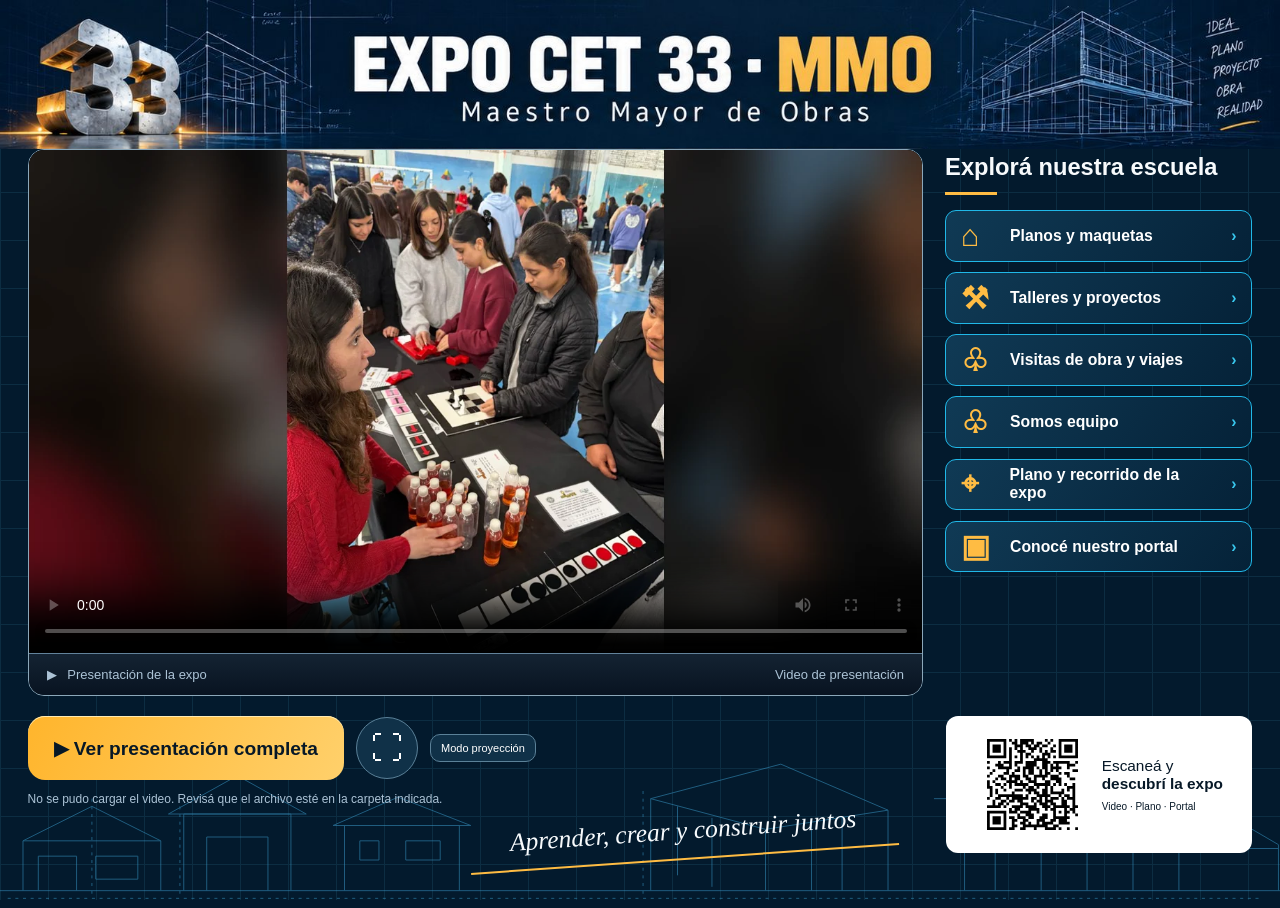
<file: index.html>
<!doctype html>
<html lang="es"><head><meta charset="utf-8"><meta name="viewport" content="width=device-width,initial-scale=1"><title>EXPO CET 33 · MMO</title><meta name="description" content="Recorré los proyectos, talleres y experiencias del CET 33."><link rel="stylesheet" href="styles.css?v=interactivo-20261110"></head>
<body><div class="shell"><header><a class="brand" href="#inicio" aria-label="Inicio"><span class="emblem">33</span></a><div><h1>EXPO CET 33 <span>· MMO</span></h1><p>Maestro Mayor de Obras</p></div><span class="edition">MUESTRA EN PREPARACIÓN</span></header>
<main id="inicio"><div class="layout"><section class="stage" aria-label="Presentación"><div id="video-placeholder" class="hero reference-hero" role="img" aria-label="Portada ilustrativa aprobada: maquetas, dibujo técnico y visita de obra. Ideas que se convierten en proyectos."><span class="reference-status">PORTADA ILUSTRATIVA · VIDEO EN PREPARACIÓN</span></div><video id="video" controls loop playsinline hidden preload="metadata"></video><div class="stagebar"><span>▶ &nbsp; Presentación de la expo</span><span id="video-state">Video en preparación</span></div></section>
<aside><h2>Explorá nuestra escuela</h2><div class="accent"></div><nav aria-label="Recorridos" id="navigation"></nav></aside></div>
<footer><div class="actions"><button class="primary" id="play">▶ Ver presentación completa</button><button id="fullscreen" aria-label="Activar pantalla completa">⛶</button><button id="kiosk" aria-pressed="false">Modo proyección</button><p id="notice" role="status"></p></div><p class="motto">Aprender, crear y construir juntos</p><a class="qr" href="#recorrido"><img src="assets/qr.svg" alt="Código QR de acceso al escritorio de la expo"><span>Escaneá y<br><strong>descubrí la expo</strong><small>Video · Plano · Portal</small></span></a></footer></main>
<section id="detail" hidden aria-labelledby="detail-title"><button class="back" id="back">← Volver al inicio</button><span class="eyebrow">EXPO CET 33 · MMO</span><h2 id="detail-title"></h2><p id="detail-description"></p><div id="detail-content"></div></section>
<dialog id="portal-dialog"><button id="close-dialog">Cerrar</button></dialog></div><script src="content.js?v=video-z33-20261110"></script><script src="recorrido.js?v=laminas-20261110"></script><script src="app.js?v=interactivo-20261110"></script></body></html>
</file>
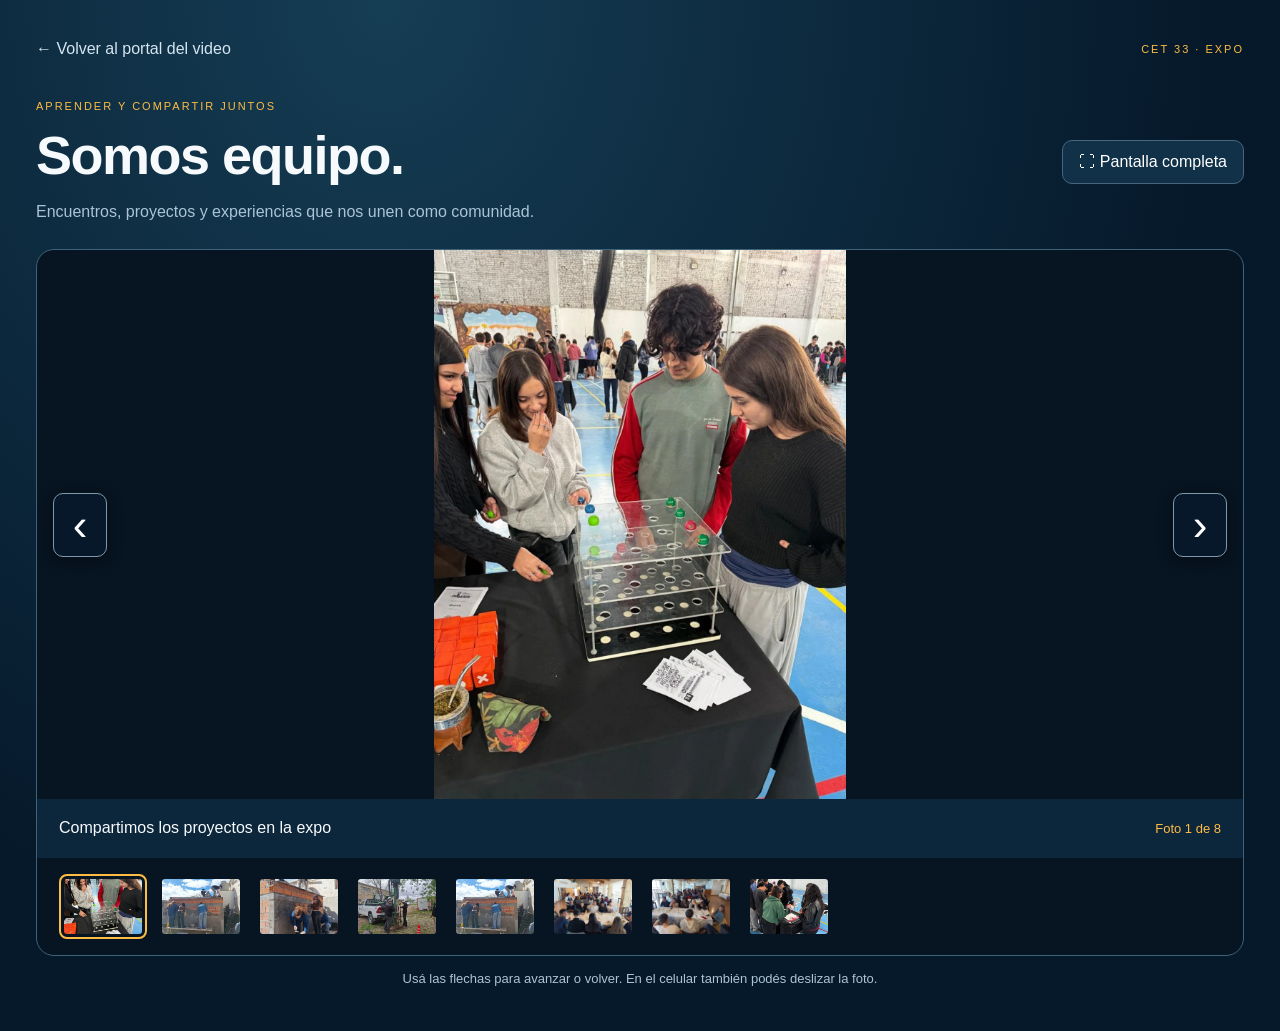
<file: equipo-carrusel.html>
<!doctype html>
<html lang="es">
<head><meta charset="utf-8"><meta name="viewport" content="width=device-width,initial-scale=1"><meta name="description" content="Encuentros y experiencias compartidas de la comunidad del CET 33."><title>Somos equipo · CET 33</title><link rel="stylesheet" href="galeria.css"></head>
<body><main class="gallery-page"><header><a href="./" class="back">← Volver al portal del video</a><span class="school">CET 33 · EXPO</span></header>
<div class="heading"><div><p class="eyebrow">APRENDER Y COMPARTIR JUNTOS</p><h1>Somos equipo.</h1><p class="intro">Encuentros, proyectos y experiencias que nos unen como comunidad.</p></div><button id="fullscreen" type="button">⛶ Pantalla completa</button></div>
<section id="carousel" class="carousel" aria-roledescription="carrusel" aria-label="Somos equipo en el CET 33"><div class="viewer"><img id="photo" src="assets/equipo/115050.webp" alt="Compartimos los proyectos en la expo" width="1152" height="1536"><button class="arrow previous" id="previous" aria-label="Foto anterior" type="button">‹</button><button class="arrow next" id="next" aria-label="Foto siguiente" type="button">›</button><p id="error" role="status" hidden>No se pudo cargar esta foto. Podés continuar con las flechas.</p></div><div class="caption"><p id="caption">Compartimos los proyectos en la expo</p><span id="counter" aria-live="polite" aria-atomic="true">Foto 1 de 8</span></div><div id="thumbnails" class="thumbnails" role="group" aria-label="Elegir una foto"></div></section>
<p class="hint">Usá las flechas para avanzar o volver. En el celular también podés deslizar la foto.</p><noscript><p>Activá JavaScript para recorrer las fotografías.</p></noscript>
</main><script src="equipo-carrusel.js"></script></body></html>
</file>
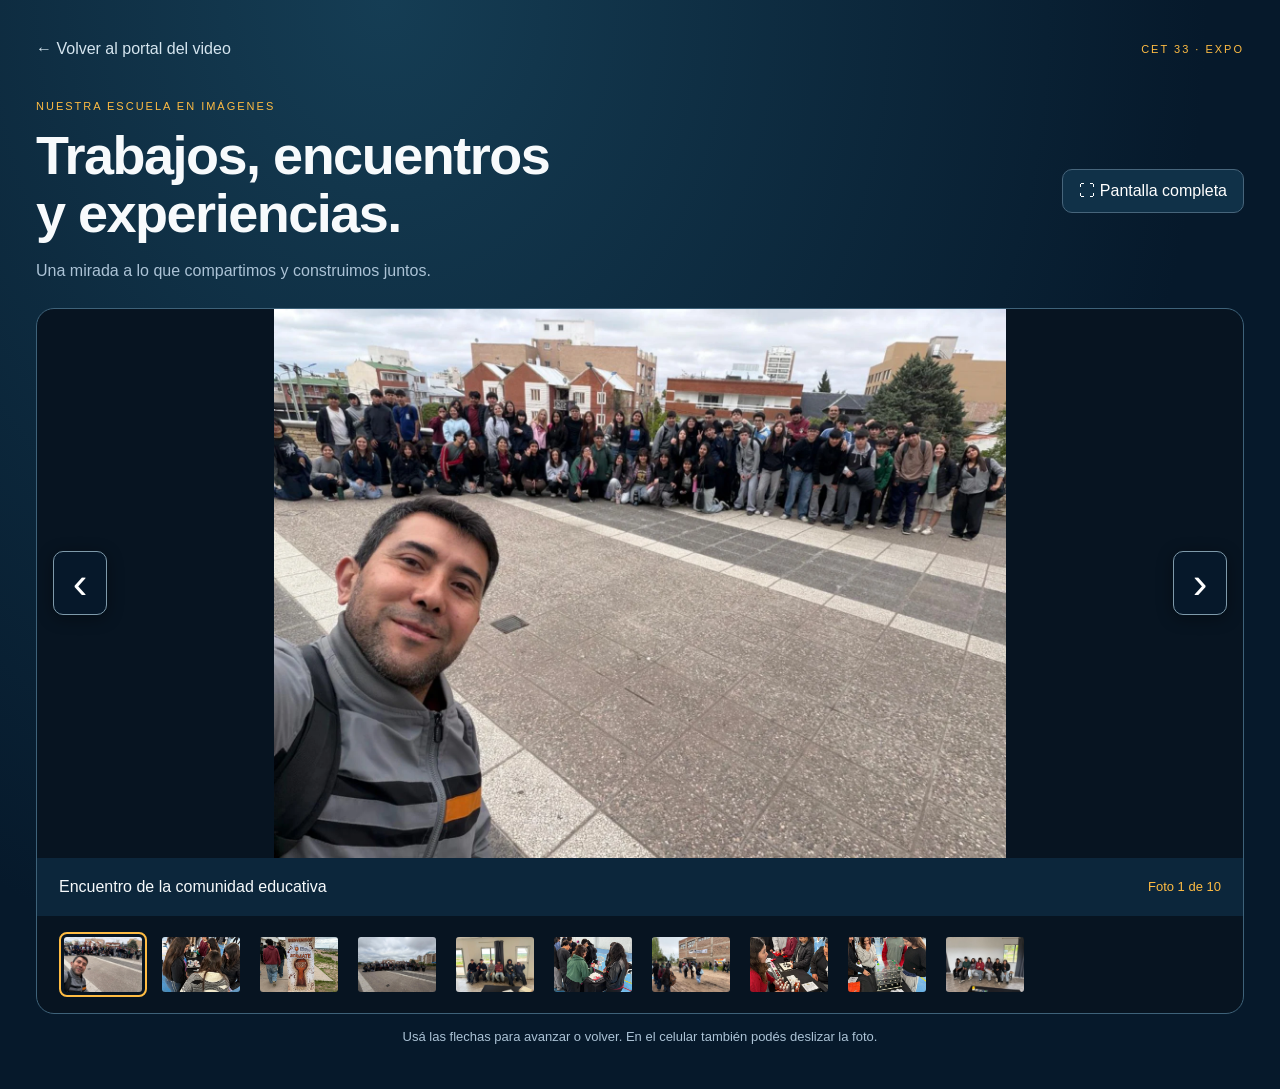
<file: galeria.html>
<!doctype html>
<html lang="es">
<head><meta charset="utf-8"><meta name="viewport" content="width=device-width,initial-scale=1"><meta name="description" content="Fotografías de trabajos, experiencias y encuentros de estudiantes del CET 33."><title>Galería de trabajos y Expo · CET 33</title><link rel="stylesheet" href="galeria.css"></head>
<body><main class="gallery-page"><header><a href="./" class="back">← Volver al portal del video</a><span class="school">CET 33 · EXPO</span></header>
<div class="heading"><div><p class="eyebrow">NUESTRA ESCUELA EN IMÁGENES</p><h1>Trabajos, encuentros<br>y experiencias.</h1><p class="intro">Una mirada a lo que compartimos y construimos juntos.</p></div><button id="fullscreen" type="button">⛶ Pantalla completa</button></div>
<section id="carousel" class="carousel" aria-roledescription="carrusel" aria-label="Fotografías de la expo"><div class="viewer"><img id="photo" src="assets/galeria/115062.webp" alt="Encuentro de la comunidad educativa" width="1600" height="1200"><button class="arrow previous" id="previous" aria-label="Foto anterior" type="button">‹</button><button class="arrow next" id="next" aria-label="Foto siguiente" type="button">›</button><p id="error" role="status" hidden>No se pudo cargar esta foto. Podés continuar con las flechas.</p></div><div class="caption"><p id="caption">Encuentro de la comunidad educativa</p><span id="counter" aria-live="polite" aria-atomic="true">Foto 1 de 10</span></div><div id="thumbnails" class="thumbnails" role="group" aria-label="Elegir una foto"></div></section>
<p class="hint">Usá las flechas para avanzar o volver. En el celular también podés deslizar la foto.</p><noscript><p>Activá JavaScript para recorrer las fotografías.</p></noscript>
</main><script src="galeria.js"></script></body></html>
</file>
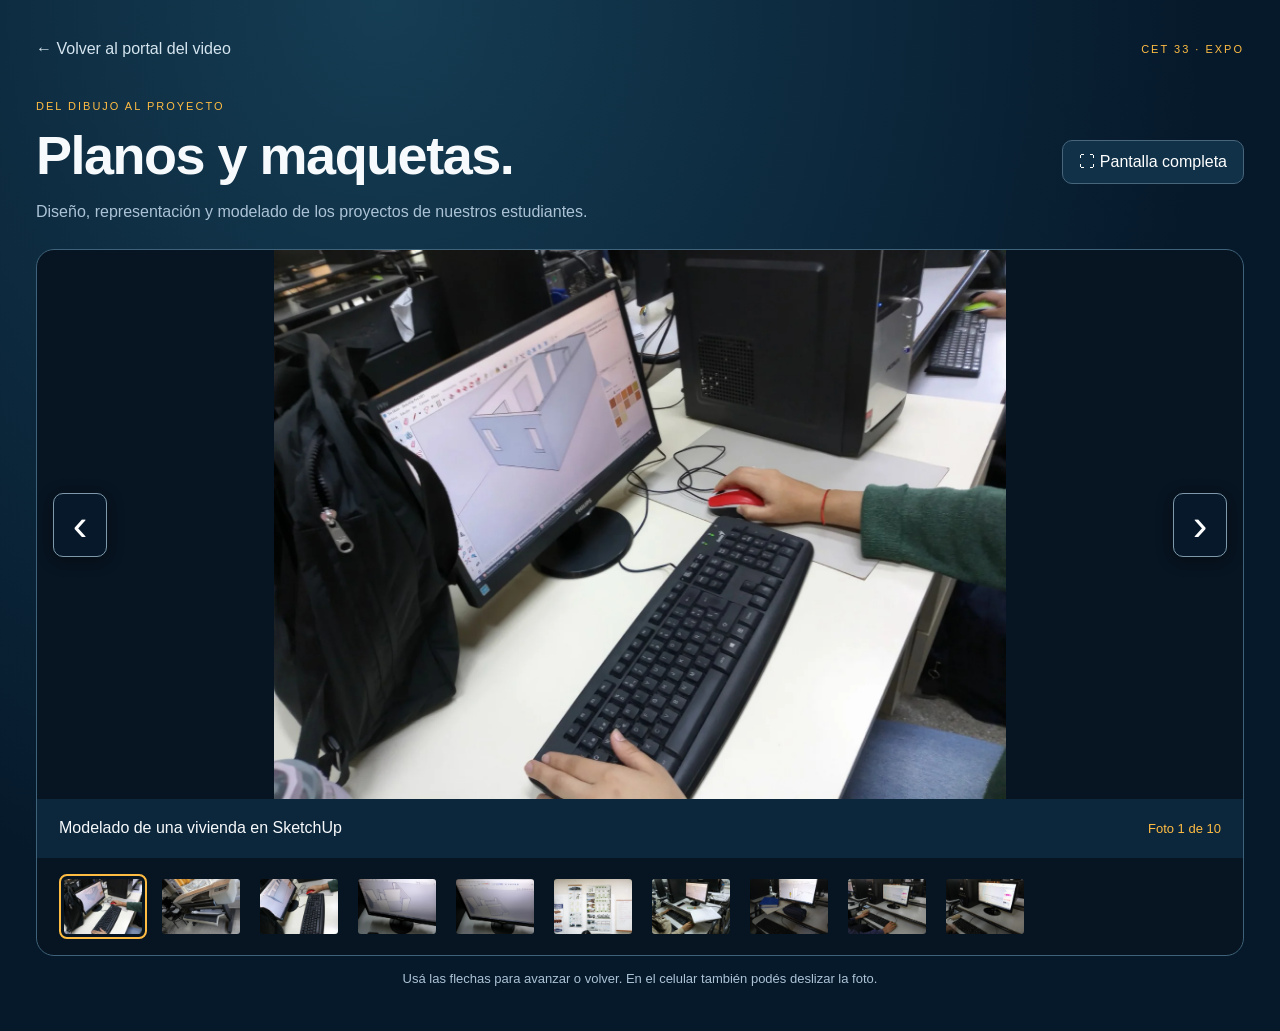
<file: planos-carrusel.html>
<!doctype html>
<html lang="es">
<head><meta charset="utf-8"><meta name="viewport" content="width=device-width,initial-scale=1"><meta name="description" content="Diseño digital, planos y representación arquitectónica en el CET 33."><title>Planos y maquetas · CET 33</title><link rel="stylesheet" href="galeria.css"></head>
<body><main class="gallery-page"><header><a href="./" class="back">← Volver al portal del video</a><span class="school">CET 33 · EXPO</span></header>
<div class="heading"><div><p class="eyebrow">DEL DIBUJO AL PROYECTO</p><h1>Planos y maquetas.</h1><p class="intro">Diseño, representación y modelado de los proyectos de nuestros estudiantes.</p></div><button id="fullscreen" type="button">⛶ Pantalla completa</button></div>
<section id="carousel" class="carousel" aria-roledescription="carrusel" aria-label="Planos y maquetas del CET 33"><div class="viewer"><img id="photo" src="assets/planos/116933.webp" alt="Modelado de una vivienda en SketchUp" width="1536" height="1152"><button class="arrow previous" id="previous" aria-label="Foto anterior" type="button">‹</button><button class="arrow next" id="next" aria-label="Foto siguiente" type="button">›</button><p id="error" role="status" hidden>No se pudo cargar esta foto. Podés continuar con las flechas.</p></div><div class="caption"><p id="caption">Modelado de una vivienda en SketchUp</p><span id="counter" aria-live="polite" aria-atomic="true">Foto 1 de 10</span></div><div id="thumbnails" class="thumbnails" role="group" aria-label="Elegir una foto"></div></section>
<p class="hint">Usá las flechas para avanzar o volver. En el celular también podés deslizar la foto.</p><noscript><p>Activá JavaScript para recorrer las fotografías.</p></noscript>
</main><script src="planos-carrusel.js"></script></body></html>
</file>
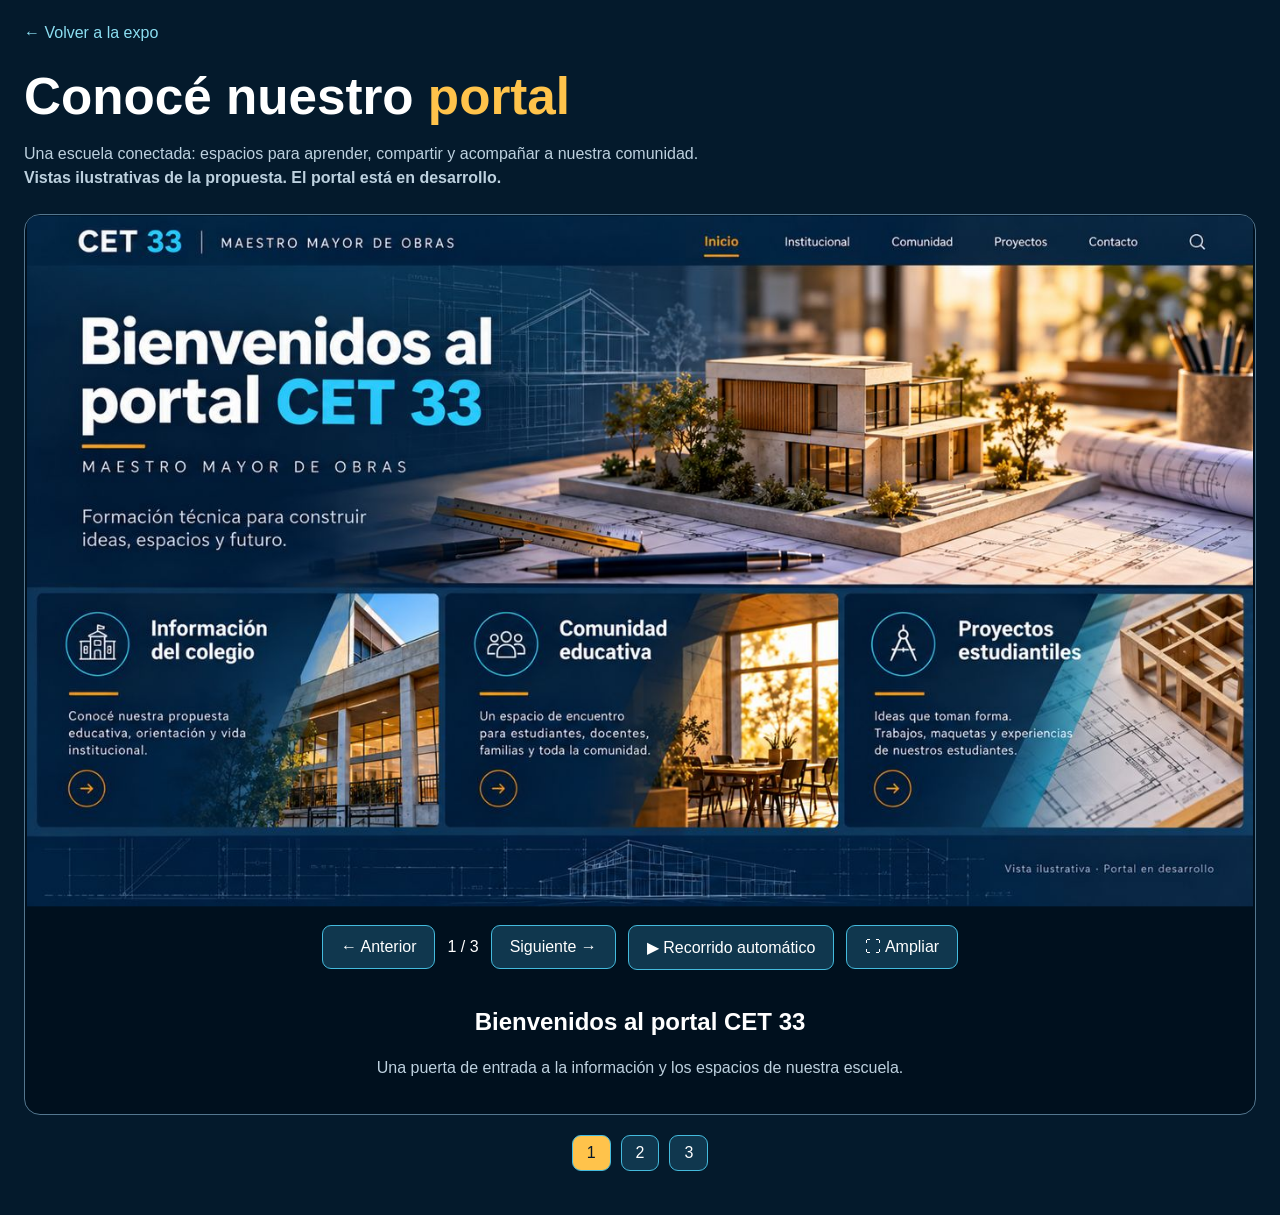
<file: portal-carrusel.html>
<!doctype html><html lang="es"><head><meta charset="utf-8"><meta name="viewport" content="width=device-width,initial-scale=1"><title>Conocé nuestro portal · CET 33</title><style>*{box-sizing:border-box}body{margin:0;background:#041a2c;color:#fff;font-family:Arial,sans-serif}main{max-width:1400px;margin:auto;padding:24px}a{color:#8bdef1;text-decoration:none}h1{font-size:clamp(28px,4vw,52px);margin:25px 0 12px}p{color:#bdd1df;line-height:1.5}.viewer{margin-top:24px;border:1px solid #54778f;border-radius:16px;overflow:hidden;background:#00101e}.viewer img{width:100%;aspect-ratio:16/9;object-fit:contain;display:block}.controls{display:flex;gap:12px;align-items:center;justify-content:center;flex-wrap:wrap;padding:18px}button{background:#10374e;color:white;border:1px solid #44bbdd;border-radius:9px;padding:12px 18px;font-size:16px;cursor:pointer}button:focus-visible,a:focus-visible{outline:3px solid #ffc34b;outline-offset:3px}.amber{color:#ffc34b}.caption{padding:0 24px 18px;text-align:center}.dots{display:flex;justify-content:center;gap:10px;margin:20px}.dots button{padding:8px 14px}.dots button[aria-current=true]{background:#ffc34b;color:#071828}#error{color:#ffc34b;text-align:center}@media(max-width:600px){main{padding:16px}.controls{gap:8px;padding:12px}button{font-size:14px;padding:11px}.viewer img{aspect-ratio:16/9}}</style></head><body><main><a href="index.html#inicio">← Volver a la expo</a><h1>Conocé nuestro <span class="amber">portal</span></h1><p>Una escuela conectada: espacios para aprender, compartir y acompañar a nuestra comunidad.<br><strong>Vistas ilustrativas de la propuesta. El portal está en desarrollo.</strong></p><section class="viewer" aria-label="Carrusel del portal" aria-roledescription="carrusel"><img id="slide" src="assets/portal-1.svg" alt="Propuesta de inicio del portal CET 33"><div class="controls"><button id="prev" aria-label="Imagen anterior">← Anterior</button><span id="count" aria-live="polite"></span><button id="next" aria-label="Imagen siguiente">Siguiente →</button><button id="auto" aria-pressed="false">▶ Recorrido automático</button><button id="expand">⛶ Ampliar</button></div><div class="caption"><h2 id="title"></h2><p id="description"></p></div><p id="error" hidden>No se pudo cargar esta imagen. Probá recargar la página.</p></section><div class="dots" aria-label="Elegir imagen"></div></main><script src="portal-carrusel.js"></script></body></html>
</file>
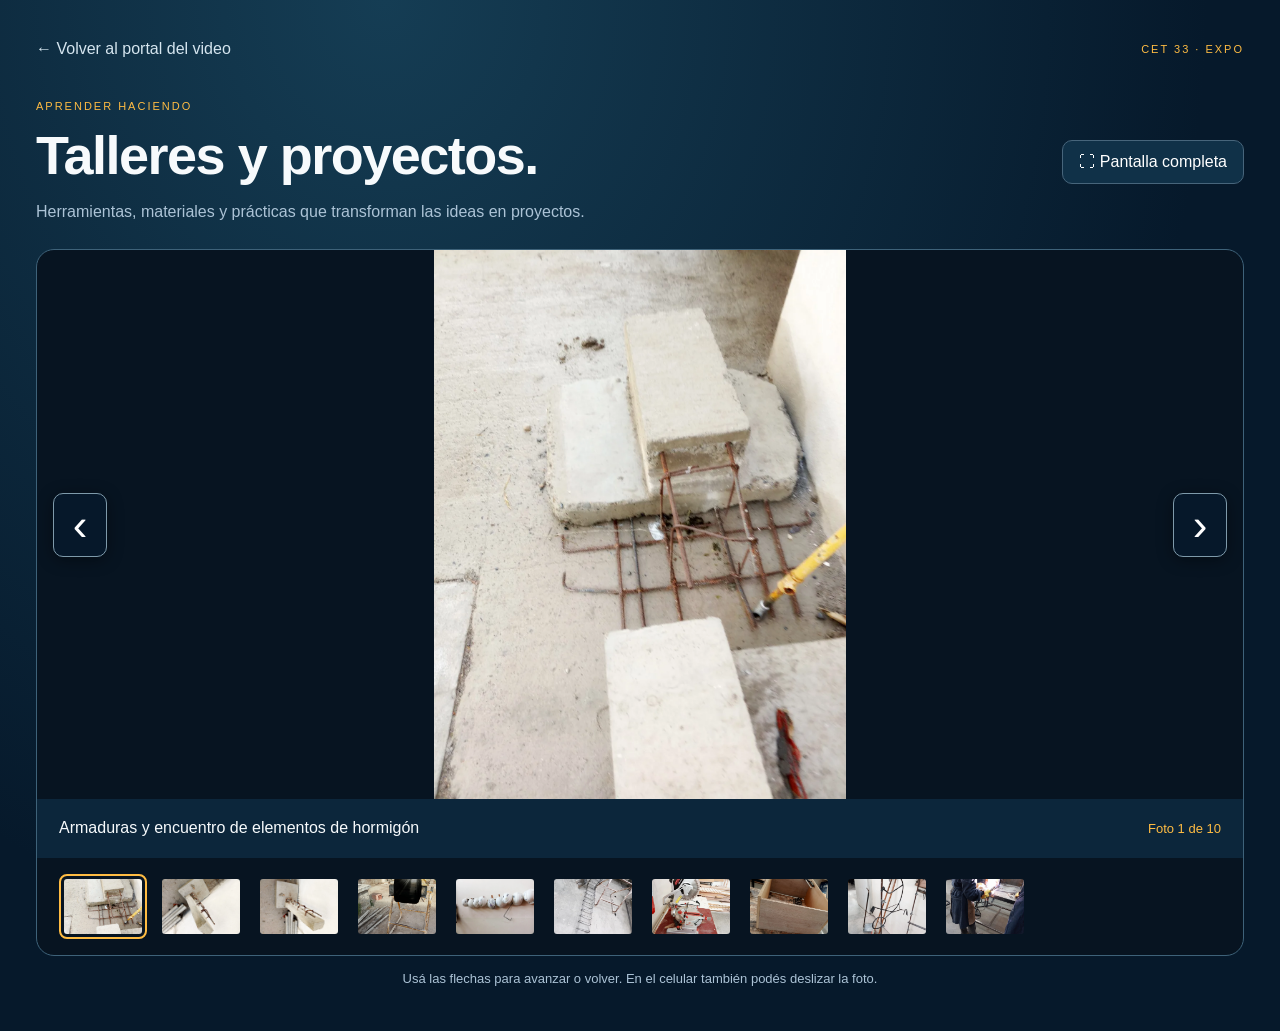
<file: talleres-carrusel.html>
<!doctype html>
<html lang="es">
<head><meta charset="utf-8"><meta name="viewport" content="width=device-width,initial-scale=1"><meta name="description" content="Fotografías de prácticas y proyectos de los talleres del CET 33."><title>Talleres y proyectos · CET 33</title><link rel="stylesheet" href="galeria.css"></head>
<body><main class="gallery-page"><header><a href="./" class="back">← Volver al portal del video</a><span class="school">CET 33 · EXPO</span></header>
<div class="heading"><div><p class="eyebrow">APRENDER HACIENDO</p><h1>Talleres y proyectos.</h1><p class="intro">Herramientas, materiales y prácticas que transforman las ideas en proyectos.</p></div><button id="fullscreen" type="button">⛶ Pantalla completa</button></div>
<section id="carousel" class="carousel" aria-roledescription="carrusel" aria-label="Talleres y proyectos del CET 33"><div class="viewer"><img id="photo" src="assets/talleres/116961.webp" alt="Armaduras y encuentro de elementos de hormigón" width="1152" height="1536"><button class="arrow previous" id="previous" aria-label="Foto anterior" type="button">‹</button><button class="arrow next" id="next" aria-label="Foto siguiente" type="button">›</button><p id="error" role="status" hidden>No se pudo cargar esta foto. Podés continuar con las flechas.</p></div><div class="caption"><p id="caption">Armaduras y encuentro de elementos de hormigón</p><span id="counter" aria-live="polite" aria-atomic="true">Foto 1 de 10</span></div><div id="thumbnails" class="thumbnails" role="group" aria-label="Elegir una foto"></div></section>
<p class="hint">Usá las flechas para avanzar o volver. En el celular también podés deslizar la foto.</p><noscript><p>Activá JavaScript para recorrer las fotografías.</p></noscript>
</main><script src="talleres-carrusel.js"></script></body></html>
</file>
<file: styles.css>
*{box-sizing:border-box} :root{color-scheme:dark;--bg:#06192b;--panel:#0a263d;--amber:#ffbc43;--cyan:#39c8ee;--muted:#acc3d6}body{margin:0;color:#f7fafc;background:radial-gradient(ellipse at 40% 20%,#123b56,transparent 65%),var(--bg);font-family:Arial,Helvetica,sans-serif;min-height:100vh}body:before{content:"";position:fixed;inset:0;pointer-events:none;opacity:.14;background-image:linear-gradient(#48a2c5 1px,transparent 1px),linear-gradient(90deg,#48a2c5 1px,transparent 1px);background-size:48px 48px;z-index:-1}.shell{max-width:1800px;margin:auto;padding:26px 34px}header{display:flex;align-items:center;gap:28px;margin-bottom:26px}a{color:inherit}button,a{touch-action:manipulation}button{font:inherit;cursor:pointer}button:focus-visible,a:focus-visible{outline:3px solid white;outline-offset:4px}header .brand{text-decoration:none}.emblem{font-size:100px;font-weight:900;letter-spacing:-10px;display:block;line-height:1;color:#c4d1dc;text-shadow:2px 3px #75899a,5px 7px #344d61,9px 12px 18px #000}h1{font-size:clamp(28px,4.5vw,70px);margin:0;font-weight:900;letter-spacing:-2px}h1 span{color:var(--amber)}header p{font-size:clamp(14px,1.7vw,25px);letter-spacing:5px;margin:5px 0} .edition{margin-left:auto;font-size:10px;letter-spacing:2px;color:var(--muted);max-width:110px;line-height:1.7}.layout{display:grid;grid-template-columns:minmax(0,3fr) minmax(280px,1fr);gap:28px}.stage{border:1px solid #7293aa;border-radius:18px;overflow:hidden;background:#051322;display:flex;flex-direction:column}.hero{aspect-ratio:16/9;padding:clamp(24px,4vw,70px);position:relative;overflow:hidden;background:linear-gradient(110deg,#0b2b43,#0f3e55)}.hero h2{position:relative;font-size:clamp(30px,4vw,62px);line-height:1.08;margin:35px 0 20px;letter-spacing:-2px}.hero em{color:var(--amber);font-style:normal}.hero p{position:relative;color:#cee1ee;font-size:clamp(16px,1.6vw,24px);line-height:1.5}.eyebrow{font-size:11px;letter-spacing:3px;color:var(--cyan)}.drawing{position:absolute;color:#7cd8ee;width:90%;right:-30%;top:5%;opacity:.28;transform:rotate(-6deg)}.pending{display:inline-block;position:relative;border:1px solid #5c8095;padding:10px 14px;border-radius:30px;color:#d5e5ef;font-size:12px}.stagebar{margin-top:auto;display:flex;justify-content:space-between;gap:15px;padding:18px 22px;background:#071827;font-size:13px;color:var(--muted)}video{width:100%;aspect-ratio:16/9;background:black}aside h2{font-size:24px;margin:4px 0 12px}.accent{width:52px;height:3px;background:var(--amber);margin-bottom:18px}nav{display:grid;gap:12px}.navbutton{display:flex;align-items:center;text-align:left;gap:15px;min-height:64px;padding:12px 18px;width:100%;border:1px solid #2187b2;border-radius:12px;background:linear-gradient(110deg,#123850,#082439);color:white;font-size:17px;font-weight:bold;transition:background .15s,transform .15s}.navbutton:hover{background:#174760;transform:translateX(3px)}.icon{font-size:26px;color:var(--amber);width:30px}.arrow{margin-left:auto;color:var(--cyan)}footer{display:flex;align-items:center;gap:25px;justify-content:space-between;margin-top:24px}.actions{display:flex;gap:10px;align-items:center;flex-wrap:wrap;max-width:550px}button{border:1px solid #5b8198;background:#103148;color:white;border-radius:10px;padding:13px 18px}.primary{background:var(--amber);color:#071827;border:0;font-weight:bold;font-size:17px}#notice{font-size:12px;color:var(--muted);width:100%;min-height:14px;margin:0}.motto{font-style:italic;font-size:21px;max-width:260px;line-height:1.5}.qr{display:flex;gap:13px;align-items:center;background:white;color:#071827;padding:12px;border-radius:12px;text-decoration:none;font-size:15px}.qr img{width:105px;height:105px}.qr small{display:block;font-size:10px;margin-top:8px}#detail{max-width:1200px;margin:25px auto}#detail>.eyebrow{display:block;margin-top:35px}#detail h2{font-size:clamp(32px,5vw,65px);margin:15px 0}#detail-description{font-size:20px;color:var(--muted);line-height:1.6;max-width:800px}.empty{padding:45px;border:1px dashed #456d86;border-radius:18px;background:#0b2539;margin-top:30px}.empty h3{font-size:26px;margin-top:0}.empty p{color:var(--muted);line-height:1.7}.gallery{display:grid;grid-template-columns:repeat(auto-fit,minmax(240px,1fr));gap:20px;margin-top:30px}figure{margin:0;background:var(--panel);border-radius:14px;overflow:hidden}figure img{width:100%;height:250px;object-fit:cover}figcaption{padding:18px;line-height:1.5}.portal-card{background:var(--panel);padding:28px;border:1px solid #31556c;border-radius:14px}.portal-card h3{color:var(--amber)}.portal-card p{line-height:1.6;color:var(--muted)}[hidden]{display:none!important}@media(min-width:1500px){.shell{padding-top:36px}}@media(max-width:1000px){.layout{grid-template-columns:1fr}.edition{display:none}nav{grid-template-columns:1fr 1fr}footer{flex-wrap:wrap}.motto{display:none}.hero{min-height:360px}.hero h2{font-size:45px}}@media(max-width:600px){.shell{padding:18px}header{gap:16px}.emblem{font-size:65px;letter-spacing:-7px}h1{letter-spacing:-1px}header p{letter-spacing:1px;font-size:12px}nav{grid-template-columns:1fr}.hero{min-height:340px;padding:26px}.hero h2{font-size:37px;margin-top:30px}.eyebrow{font-size:9px;letter-spacing:2px}.stagebar{font-size:10px;padding:13px}.qr{width:100%;justify-content:center}.actions{width:100%}.primary{flex:1}#kiosk{font-size:12px}.empty{padding:25px}}@media(prefers-reduced-motion:reduce){*{transition:none!important}}
/* Composición del borrador aprobado; portada ilustrativa hasta incorporar el video real. */
header{position:relative;justify-content:flex-start;min-height:155px}
header>div{flex:1;text-align:center}
header .emblem{width:205px;height:155px;background-image:url("assets/referencia-v2.svg");background-size:796.2% 570.3%;background-position:2.74% 2.32%;font-size:0;color:transparent;text-shadow:none}
header h1{font-size:clamp(32px,4.5vw,76px);font-weight:900}
header p{letter-spacing:6px}
.reference-hero{aspect-ratio:1180/480;min-height:0;padding:0;background-image:url("assets/referencia-v2.svg");background-size:141.695% 196.04%;background-position:7.317% 42.516%;background-repeat:no-repeat}
.reference-status{position:absolute;top:15px;left:15px;background:#06192be8;padding:7px 11px;border-radius:4px;font-size:9px;letter-spacing:1.5px;color:#fff}
.stagebar{min-height:51px;background:linear-gradient(#142332,#081321);border-top:1px solid #62839b}
.shell{padding-top:14px}
.layout{grid-template-columns:minmax(0,3fr) minmax(300px,1fr)}
aside h2{font-size:clamp(21px,1.9vw,30px)}
.navbutton{min-height:59px;font-size:16px;background:linear-gradient(125deg,#103a55,#052238);border-color:#20b8e8}
.primary{background:linear-gradient(115deg,#ffb52c,#ffd06b);box-shadow:inset 0 1px 0 #ffeab1}
.motto{font-family:Georgia,serif;font-size:23px;border-bottom:2px solid var(--amber);padding-bottom:8px}
@media(max-width:1000px){.layout{grid-template-columns:1fr}header{min-height:110px}header .emblem{width:145px;height:110px}header h1{font-size:42px}.reference-hero{min-height:0}.navbutton{min-height:64px}}
@media(max-width:600px){header{gap:10px;min-height:86px}header .emblem{width:95px;height:74px}header h1{font-size:27px}header p{font-size:10px;letter-spacing:1px}.reference-hero{aspect-ratio:1180/480;min-height:0}.reference-status{top:7px;left:7px;font-size:6px;letter-spacing:.5px;padding:4px 6px}.stagebar{font-size:9px;min-height:38px}}

/* Ajuste integral de composición al esquema de referencia. */
body{background:#031a2d}
.shell{max-width:1672px;padding:0 2.15% 22px}
header{margin:0 -2.25% 0;width:104.5%;height:auto;min-height:0;aspect-ratio:1672/195;background:url("assets/referencia-v2.svg") left top/100% auto no-repeat;display:block}
header>div,header>.edition{position:absolute;width:1px;height:1px;overflow:hidden;clip-path:inset(50%)}
header .brand{position:absolute;left:2%;top:7%;width:16%;height:86%}
header .emblem{background:none;width:100%;height:100%;font-size:0}
.layout{grid-template-columns:minmax(0,1180fr) minmax(0,405fr);gap:1.8%;align-items:start}
.stage{align-self:start;border-radius:16px;border:1px solid #8ba7b9}
.reference-hero{width:100%;flex:none;aspect-ratio:1180/480}
.stagebar{margin-top:0;min-height:0;height:clamp(38px,3.3vw,55px);padding:0 18px;align-items:center}
aside{min-width:0}aside h2{font-size:clamp(17px,1.85vw,31px);margin:5px 0 11px;white-space:nowrap}
.accent{margin-bottom:15px}.navbutton{min-height:0;height:clamp(46px,4.05vw,68px);padding:8px 15px;font-size:clamp(12px,1.23vw,20px);gap:14px;border-radius:11px}
nav{gap:clamp(8px,.8vw,13px)}.icon{font-size:clamp(23px,2.4vw,38px);width:35px}
footer{position:relative;margin-top:20px;align-items:flex-start;min-height:170px;isolation:isolate}
footer:before{content:"";position:absolute;inset:25px -2.25% -20px;z-index:-1;background:url("assets/blueprint.svg") center bottom/100% auto no-repeat;opacity:.8;pointer-events:none}
.actions{max-width:46%;gap:12px}.actions>.primary{min-height:64px;border-radius:17px;font-size:clamp(14px,1.5vw,24px);padding:15px 26px}
#fullscreen{width:62px;height:62px;border-radius:50%;font-size:32px;padding:0}
#kiosk{font-size:11px;padding:7px 10px}
.motto{align-self:flex-end;position:absolute;left:36%;bottom:0;max-width:none;width:41%;text-align:center;font-style:italic;font-size:clamp(17px,2vw,32px);font-weight:normal;transform:rotate(-4deg)}
.qr{margin-left:auto;width:25%;min-height:132px;font-size:clamp(12px,1.2vw,20px);justify-content:center}.qr img{width:40%;height:auto;aspect-ratio:1}
@media(max-width:1000px){.shell{padding:0 18px 20px}.layout{grid-template-columns:1fr;gap:24px}header{margin-bottom:15px}nav{grid-template-columns:1fr 1fr}.navbutton{height:66px;font-size:16px}aside h2{font-size:25px}.actions{max-width:65%}.qr{width:31%}.motto{display:none}footer{min-height:155px}}
@media(max-width:600px){header{background:none;aspect-ratio:auto;min-height:95px;margin:0 0 15px;width:100%;display:flex;gap:14px}header>div{position:static;clip-path:none;width:auto;height:auto;overflow:visible;text-align:left}header h1{font-size:25px;letter-spacing:-1px}header p{font-size:10px;letter-spacing:1px}header .brand{position:static;width:90px;height:74px;flex:none}header .emblem{width:90px;height:74px;background:url("assets/referencia-v2.svg") 2.74% 2.32%/796.2% 570.3% no-repeat}nav{grid-template-columns:1fr}.navbutton{height:65px;font-size:17px}.actions{max-width:100%;width:100%}.actions>.primary{min-height:55px;font-size:16px;padding:12px 17px}#fullscreen{height:52px;width:52px}footer{gap:18px}.qr{width:100%;font-size:18px}.qr img{width:105px}.reference-status{font-size:6px}.stagebar{padding:0 10px}}

.stage{min-width:0;max-width:100%;overflow:hidden;isolation:isolate}.reference-hero{overflow:hidden;background-clip:padding-box}video{display:block;max-width:100%;object-fit:contain}.motto{width:35%;left:36%}

/* Plano completo de la muestra: conservar todas las referencias visibles. */
.map-actions{display:flex;flex-wrap:wrap;gap:12px;margin:24px 0}
.map-actions a{display:inline-block;background:#103148;border:1px solid var(--cyan);padding:13px 18px;border-radius:10px;text-decoration:none;font-weight:bold}
.map-actions a:hover{background:#174760}
.map-preview{display:block;text-decoration:none;margin:24px 0}
.map-preview figure{border:1px solid #456d86}
.map-preview figure img{display:block;width:100%;height:auto;object-fit:contain;background:white}
.map-preview figcaption{color:var(--muted)}

/* Recorrido interactivo: coordenadas relativas al plano original. */
.map-toolbar{display:flex;align-items:center;flex-wrap:wrap;gap:10px;margin-top:24px}.map-toolbar label{width:100%;font-weight:bold}.map-toolbar input{flex:1;min-width:220px;background:#fff;color:#102638;border:2px solid #39c8ee;border-radius:10px;padding:15px;font:inherit}.map-toolbar button{min-width:48px;min-height:48px}.map-toolbar button:disabled{opacity:.4;cursor:default}.map-hint{color:var(--muted);line-height:1.6}.map-viewport{overflow:auto;max-height:75vh;border:2px solid #456d86;border-radius:14px;background:#fff}.map-canvas{position:relative;min-width:760px;line-height:0}.map-canvas>img{display:block;width:100%;height:auto}.map-pin{position:absolute;transform:translate(-50%,-50%);width:34px;height:34px;min-height:34px;padding:0;border-radius:50%;border:2px solid white;background:#082c46;color:#fff;box-shadow:0 1px 6px #0009;font-size:15px;line-height:1;font-weight:bold;z-index:1}.map-pin:hover,.map-pin.selected{background:#ffbc43;color:#071827;box-shadow:0 0 0 4px #ffbc4380;z-index:2}.map-pin:focus-visible{outline:3px solid #da4500;outline-offset:3px}.map-pin-muted{opacity:.3}.map-list-title{margin-top:32px;font-size:26px}.space-list{display:grid;grid-template-columns:repeat(auto-fit,minmax(260px,1fr));gap:12px}.space-card{display:flex;align-items:center;gap:14px;text-align:left;padding:17px;background:#0a263d}.space-card:hover{border-color:var(--cyan);background:#123b56}.space-badge{display:inline-flex;align-items:center;justify-content:center;flex-shrink:0;min-width:38px;min-height:38px;padding:8px;border-radius:9px;background:#ffbc43;color:#071827;font-weight:bold}.space-card strong{line-height:1.35;display:block}.space-card small{display:block;color:var(--muted);margin-top:7px;line-height:1.4}.space-dialog{width:min(540px,calc(100% - 32px));max-height:85vh;overflow:auto;padding:28px;border:1px solid #39c8ee;border-radius:18px;background:#0a263d;color:white;box-shadow:0 20px 80px #0009}.space-dialog::backdrop{background:#001320bd}.space-close{display:block;margin:0 0 20px auto}.space-dialog h3{font-size:clamp(24px,4vw,32px);line-height:1.2;margin:20px 0}.space-dialog p{line-height:1.6;color:#c9dce9}.space-dialog .primary{margin-top:12px}@media(max-width:600px){.map-toolbar input{flex-basis:100%;width:100%}.map-viewport{max-height:65vh}.space-list{grid-template-columns:1fr}.space-dialog{padding:22px}.map-toolbar label{font-size:17px}}
</file>
<file: galeria.css>
:root{color-scheme:dark;--bg:#06192b;--amber:#ffbc43;--muted:#acc3d6}*{box-sizing:border-box}body{margin:0;background:radial-gradient(ellipse at 30% 0%,#153d54,transparent 65%),var(--bg);color:#f7fafc;font-family:Arial,Helvetica,sans-serif}.gallery-page{max-width:1360px;margin:auto;padding:28px 36px}header{display:flex;align-items:center;justify-content:space-between;gap:16px}.back{color:#d5e5ef;text-decoration:none;padding:12px 0}.school,.eyebrow{font-size:11px;letter-spacing:2px}.school{color:var(--amber)}.heading{display:flex;align-items:center;justify-content:space-between;gap:20px;margin:30px 0 25px}.eyebrow{color:var(--amber);margin:0 0 14px}h1{font-size:clamp(29px,4.3vw,54px);letter-spacing:-1.5px;line-height:1.08;margin:0}.intro{color:var(--muted);line-height:1.5;margin-bottom:0}button{font:inherit;cursor:pointer;color:white;background:#103148;border:1px solid #47657b;border-radius:10px;padding:12px 16px;touch-action:manipulation}button:hover{background:#1b4962}button:focus-visible,a:focus-visible{outline:3px solid var(--amber);outline-offset:4px}#fullscreen{white-space:nowrap}.carousel{border:1px solid #3e6279;border-radius:18px;overflow:hidden;background:#071421}.viewer{height:clamp(300px,61vh,780px);position:relative;display:flex;align-items:center;justify-content:center;touch-action:pan-y;isolation:isolate}.viewer img{width:100%;height:100%;object-fit:contain}.arrow{position:absolute;top:50%;transform:translateY(-50%);width:54px;height:64px;font-size:44px;line-height:1;padding:0;background:#06192be8;box-shadow:0 3px 16px #0006;border-color:#7e9aaa}.previous{left:16px}.next{right:16px}.caption{display:flex;align-items:center;justify-content:space-between;gap:20px;padding:18px 22px;background:#0c263b}.caption p{margin:0;line-height:1.4}.caption span{font-size:13px;color:var(--amber);white-space:nowrap;font-variant-numeric:tabular-nums}.thumbnails{display:flex;gap:10px;overflow-x:auto;padding:16px 22px;scrollbar-width:thin}.thumb{padding:3px;border:2px solid transparent;border-radius:8px;background:transparent;flex:0 0 88px;height:65px;overflow:hidden}.thumb img{width:100%;height:100%;object-fit:cover;border-radius:3px}.thumb[aria-current="true"]{border-color:var(--amber)}.hint{color:var(--muted);font-size:13px;text-align:center;line-height:1.6}#error{position:absolute;bottom:12px;background:#06192bea;padding:12px;max-width:70%}[hidden]{display:none!important}.carousel:fullscreen{width:100%;height:100%;border:0;border-radius:0;display:flex;flex-direction:column;background:#030c15}.carousel:fullscreen .viewer{height:auto;min-height:0;flex:1}.carousel:fullscreen .thumbnails{flex-shrink:0}.carousel:fullscreen .caption{flex-shrink:0}@media(max-width:640px){.gallery-page{padding:16px}.heading{align-items:flex-start;flex-direction:column;margin-top:24px}.school{font-size:9px;letter-spacing:1px}.back{font-size:13px}.viewer{height:55vh;min-height:310px}.arrow{width:44px;height:54px;font-size:36px}.previous{left:8px}.next{right:8px}.caption{padding:14px;gap:12px;font-size:13px}.thumbnails{padding:12px}.thumb{flex-basis:68px;height:54px}.intro{font-size:14px}#fullscreen{font-size:13px;padding:9px 12px}}
</file>
